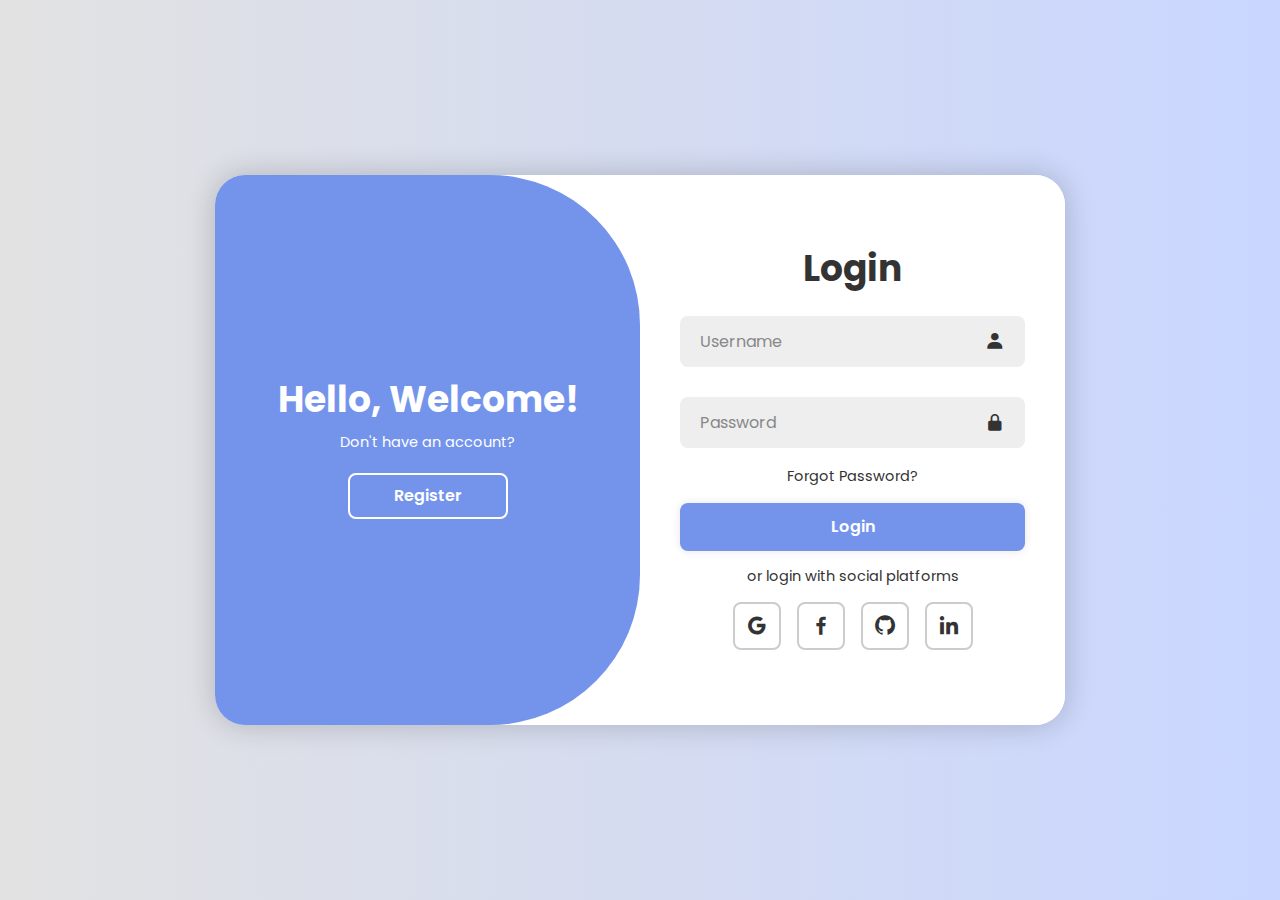
<file: login.html>
<!DOCTYPE html>
<html lang="en">
<head>
    <meta charset="UTF-8">
    <meta name="viewport" content="width=device-width, initial-scale=1.0">
    <title>Login/Signup Form</title>
    <link rel="stylesheet" href="login.css">
    <link href='https://unpkg.com/boxicons@2.1.4/css/boxicons.min.css' rel='stylesheet'>
</head>
<body>
    <div class="container">
        <div class="form-box login">
            <form action="#">
                <h1>Login</h1>
                <div class="input-box">
                    <input type="text" placeholder="Username" required>
                    <i class='bx bxs-user'></i>
                </div>
                <div class="input-box">
                    <input type="password" placeholder="Password" required>
                    <i class='bx bxs-lock-alt' ></i>
                </div>
                <div class="forgot-link">
                    <a href="#">Forgot Password?</a>
                </div>
                <button type="submit" class="btn">Login</button>
                <p>or login with social platforms</p>
                <div class="social-icons">
                    <a href="#"><i class='bx bxl-google' ></i></a>
                    <a href="#"><i class='bx bxl-facebook' ></i></a>
                    <a href="#"><i class='bx bxl-github' ></i></a>
                    <a href="#"><i class='bx bxl-linkedin' ></i></a>
                </div>
            </form>
        </div>

        <div class="form-box register">
            <form action="#">
                <h1>Registration</h1>
                <div class="input-box">
                    <input type="text" placeholder="Username" required>
                    <i class='bx bxs-user'></i>
                </div>
                <div class="input-box">
                    <input type="email" placeholder="Email" required>
                    <i class='bx bxs-envelope' ></i>
                </div>
                <div class="input-box">
                    <input type="password" placeholder="Password" required>
                    <i class='bx bxs-lock-alt' ></i>
                </div>
                <button type="submit" class="btn">Register</button>
                <p>or register with social platforms</p>
                <div class="social-icons">
                    <a href="#"><i class='bx bxl-google' ></i></a>
                    <a href="#"><i class='bx bxl-facebook' ></i></a>
                    <a href="#"><i class='bx bxl-github' ></i></a>
                    <a href="#"><i class='bx bxl-linkedin' ></i></a>
                </div>
            </form>
        </div>

        <div class="toggle-box">
            <div class="toggle-panel toggle-left">
                <h1>Hello, Welcome!</h1>
                <p>Don't have an account?</p>
                <button class="btn register-btn">Register</button>
            </div>

            <div class="toggle-panel toggle-right">
                <h1>Welcome Back!</h1>
                <p>Already have an account?</p>
                <button class="btn login-btn">Login</button>
            </div>
        </div>
    </div>

    <script src="login.js"></script>
</body>
</html>
</file>
<file: login.css>
/* Copyright (c) 2025 by Leonam Silva de Souza (https://codepen.io/leonam-silva-de-souza/pen/vYoazQq)
 */
 @import url('https://fonts.googleapis.com/css2?family=Poppins:ital,wght@0,100;0,200;0,300;0,400;0,500;0,600;0,700;0,800;0,900;1,100;1,200;1,300;1,400;1,500;1,600;1,700;1,800;1,900&display=swap');

 *{
     margin: 0;
     padding: 0;
     box-sizing: border-box;
     font-family: "Poppins", sans-serif;
     text-decoration: none;
     list-style: none;
 }
 
 body{
     display: flex;
     justify-content: center;
     align-items: center;
     min-height: 100vh;
     background: linear-gradient(90deg, #e2e2e2, #c9d6ff);
 }
 
 .container{
     position: relative;
     width: 850px;
     height: 550px;
     background: #fff;
     margin: 20px;
     border-radius: 30px;
     box-shadow: 0 0 30px rgba(0, 0, 0, .2);
     overflow: hidden;
 }
 
     .container h1{
         font-size: 36px;
         margin: -10px 0;
     }
 
     .container p{
         font-size: 14.5px;
         margin: 15px 0;
     }
 
 form{ width: 100%; }
 
 .form-box{
     position: absolute;
     right: 0;
     width: 50%;
     height: 100%;
     background: #fff;
     display: flex;
     align-items: center;
     color: #333;
     text-align: center;
     padding: 40px;
     z-index: 1;
     transition: .6s ease-in-out 1.2s, visibility 0s 1s;
 }
 
     .container.active .form-box{ right: 50%; }
 
     .form-box.register{ visibility: hidden; }
         .container.active .form-box.register{ visibility: visible; }
 
 .input-box{
     position: relative;
     margin: 30px 0;
 }
 
     .input-box input{
         width: 100%;
         padding: 13px 50px 13px 20px;
         background: #eee;
         border-radius: 8px;
         border: none;
         outline: none;
         font-size: 16px;
         color: #333;
         font-weight: 500;
     }
 
         .input-box input::placeholder{
             color: #888;
             font-weight: 400;
         }
     
     .input-box i{
         position: absolute;
         right: 20px;
         top: 50%;
         transform: translateY(-50%);
         font-size: 20px;
     }
 
 .forgot-link{ margin: -15px 0 15px; }
     .forgot-link a{
         font-size: 14.5px;
         color: #333;
     }
 
 .btn{
     width: 100%;
     height: 48px;
     background: #7494ec;
     border-radius: 8px;
     box-shadow: 0 0 10px rgba(0, 0, 0, .1);
     border: none;
     cursor: pointer;
     font-size: 16px;
     color: #fff;
     font-weight: 600;
 }
 
 .social-icons{
     display: flex;
     justify-content: center;
 }
 
     .social-icons a{
         display: inline-flex;
         padding: 10px;
         border: 2px solid #ccc;
         border-radius: 8px;
         font-size: 24px;
         color: #333;
         margin: 0 8px;
     }
 
 .toggle-box{
     position: absolute;
     width: 100%;
     height: 100%;
 }
 
     .toggle-box::before{
         content: '';
         position: absolute;
         left: -250%;
         width: 300%;
         height: 100%;
         background: #7494ec;
         /* border: 2px solid red; */
         border-radius: 150px;
         z-index: 2;
         transition: 1.8s ease-in-out;
     }
 
         .container.active .toggle-box::before{ left: 50%; }
 
 .toggle-panel{
     position: absolute;
     width: 50%;
     height: 100%;
     /* background: seagreen; */
     color: #fff;
     display: flex;
     flex-direction: column;
     justify-content: center;
     align-items: center;
     z-index: 2;
     transition: .6s ease-in-out;
 }
 
     .toggle-panel.toggle-left{ 
         left: 0;
         transition-delay: 1.2s; 
     }
         .container.active .toggle-panel.toggle-left{
             left: -50%;
             transition-delay: .6s;
         }
 
     .toggle-panel.toggle-right{ 
         right: -50%;
         transition-delay: .6s;
     }
         .container.active .toggle-panel.toggle-right{
             right: 0;
             transition-delay: 1.2s;
         }
 
     .toggle-panel p{ margin-bottom: 20px; }
 
     .toggle-panel .btn{
         width: 160px;
         height: 46px;
         background: transparent;
         border: 2px solid #fff;
         box-shadow: none;
     }
 
 @media screen and (max-width: 650px){
     .container{ height: calc(100vh - 40px); }
 
     .form-box{
         bottom: 0;
         width: 100%;
         height: 70%;
     }
 
         .container.active .form-box{
             right: 0;
             bottom: 30%;
         }
 
     .toggle-box::before{
         left: 0;
         top: -270%;
         width: 100%;
         height: 300%;
         border-radius: 20vw;
     }
 
         .container.active .toggle-box::before{
             left: 0;
             top: 70%;
         }
 
         .container.active .toggle-panel.toggle-left{
             left: 0;
             top: -30%;
         }
 
     .toggle-panel{ 
         width: 100%;
         height: 30%;
     }
         .toggle-panel.toggle-left{ top: 0; }
         .toggle-panel.toggle-right{
             right: 0;
             bottom: -30%;
         }
 
             .container.active .toggle-panel.toggle-right{ bottom: 0; }
 }
 
 @media screen and (max-width: 400px){
     .form-box { padding: 20px; }
 
     .toggle-panel h1{font-size: 30px; }
 }
</file>
